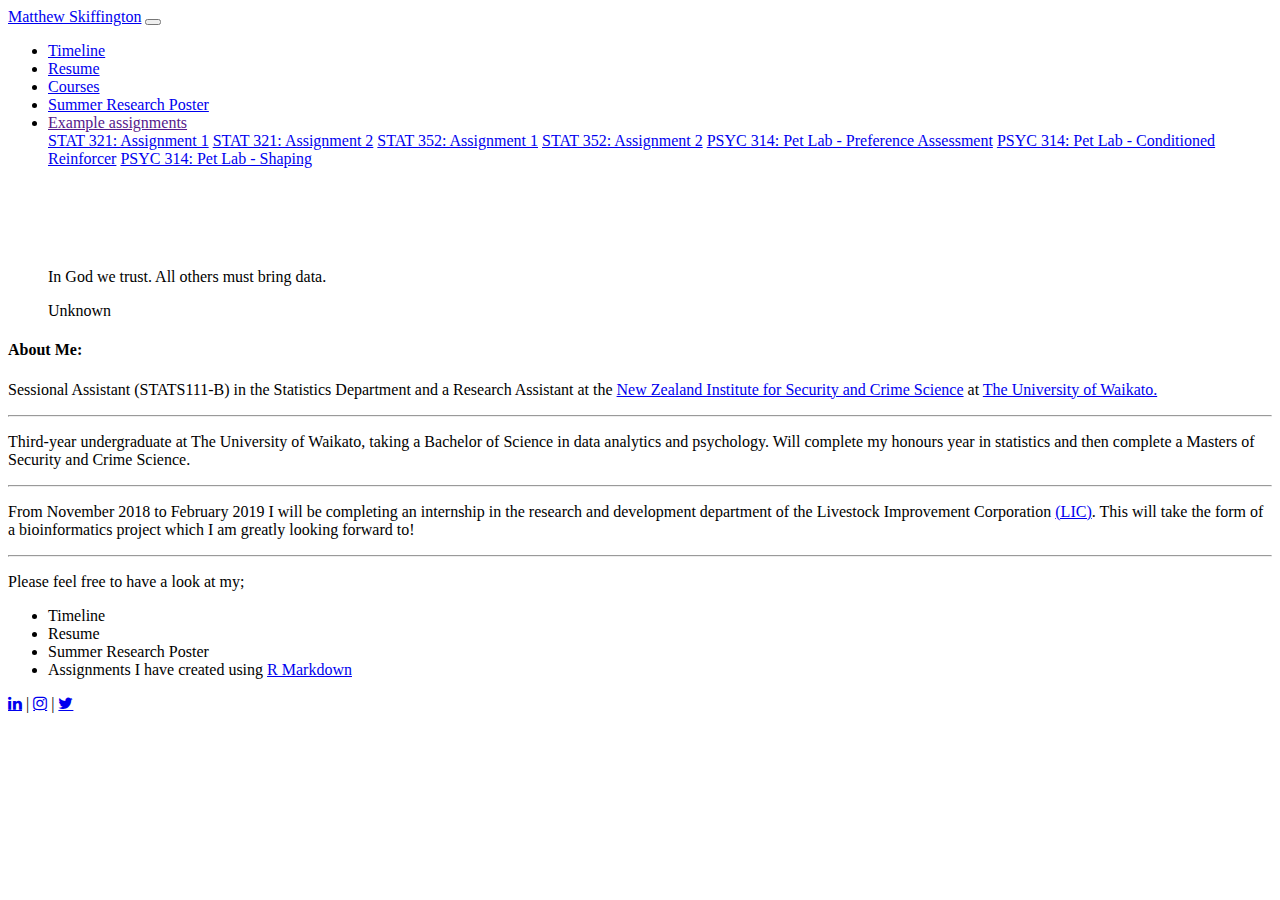
<file: website_working_directory/index.html>
<!DOCTYPE html>
<html lang="en"  class="no-js">
  <head>
  
  <!-- Google Tag Manager -->
<script>(function(w,d,s,l,i){w[l]=w[l]||[];w[l].push({'gtm.start':
new Date().getTime(),event:'gtm.js'});var f=d.getElementsByTagName(s)[0],
j=d.createElement(s),dl=l!='dataLayer'?'&l='+l:'';j.async=true;j.src=
'https://www.googletagmanager.com/gtm.js?id='+i+dl;f.parentNode.insertBefore(j,f);
})(window,document,'script','dataLayer','GTM-5DV5L5F');</script>
<!-- End Google Tag Manager -->

  <meta charset="UTF-8">
  <meta http-equiv="X-UA-Compatible" content="IE=edge">
  <meta property="og:site_name" content="Matthew Skiffington"/>
  <meta property='og:title' content='Matthew Skiffington'/>
  <meta property='og:image' content='https://s3.ap-northeast-2.amazonaws.com/assignment2stat321/thumbnail.jpg'/>
  <meta property='og:description' content='Personal website for Matthew Skiffington'/>
  
  <link rel="stylesheet" href="https://cdnjs.cloudflare.com/ajax/libs/font-awesome/4.7.0/css/font-awesome.min.css">
  <link rel="stylesheet" href="https://stackpath.bootstrapcdn.com/bootstrap/4.1.3/css/bootstrap.min.css" integrity="sha384-MCw98/SFnGE8fJT3GXwEOngsV7Zt27NXFoaoApmYm81iuXoPkFOJwJ8ERdknLPMO" crossorigin="anonymous">
  <link href="http://matthewskiffington.com/sticky-footer.css" rel="stylesheet">
  
  <meta name="viewport" content="width=device-width, initial-scale=1.0">
  <meta name="description" content="Matthew Skiffington portfolio">
  <meta name="keywords" content="Data Analysis,Statistics,Waikato,University">
  <meta name="author" content="Matthew Skiffington">
  <meta name="viewport" content="width=device-width, initial-scale=1">
  
  
    <title>Matthew Skiffington</title>
    
	
	    <!-- HTML5 shim and Respond.js for IE8 support of HTML5 elements and media queries -->
    <!-- WARNING: Respond.js doesn't work if you view the page via file:// -->
    <!--[if lt IE 9]>
      <script src="https://oss.maxcdn.com/html5shiv/3.7.3/html5shiv.min.js"></script>
      <script src="https://oss.maxcdn.com/respond/1.4.2/respond.min.js"></script>
    <![endif]-->
  </head>
      <nav class="navbar navbar-expand-md navbar-dark bg-dark fixed-top">
      <a class="navbar-brand" href="http:\\www.matthewskiffington.com">Matthew Skiffington</a>
      <button class="navbar-toggler" type="button" data-toggle="collapse" data-target="#navbarsExampleDefault" aria-controls="navbarsExampleDefault" aria-expanded="false" aria-label="Toggle navigation">
        <span class="navbar-toggler-icon"></span>
      </button>
      
	  <div class="collapse navbar-collapse" id="navbarsExampleDefault">
        <ul class="navbar-nav mr-auto">
          <li class="nav-item active">
            <a class="nav-link" href="timeline.html">Timeline</a>
          </li>
          <li class="nav-item">
            <a class="nav-link" href="http://matthewskiffington.com/Matthew_Skiffington_Resume.pdf">Resume</a>
          </li>
          <li class="nav-item">
            <a class="nav-link" href="http://matthewskiffington.com/My_Courses.pdf">Courses</a>
          </li>
          <li class="nav-item">
            <a class="nav-link" href="http://matthewskiffington.com/Summer_Project_Poster.pdf">Summer Research Poster</a>
          </li>
          <li class="nav-item dropdown">
            <a class="nav-link dropdown-toggle" href="" id="dropdown01" data-toggle="dropdown" aria-haspopup="true" aria-expanded="false">Example assignments</a>
            <div class="dropdown-menu" aria-labelledby="dropdown01">
              <a class="dropdown-item" href="http://matthewskiffington.com/Assignment1_STAT321.html">STAT 321: Assignment 1</a>
              <a class="dropdown-item" href="http://matthewskiffington.com/Assignment2_STAT321_redirect.html">STAT 321: Assignment 2</a>
              <a class="dropdown-item" href="http://matthewskiffington.com/Assignment_1_STAT352.html">STAT 352: Assignment 1</a>
              <a class="dropdown-item" href="http://matthewskiffington.com/Assignment_2_STAT352.html">STAT 352: Assignment 2</a>
              <a class="dropdown-item" href="http://matthewskiffington.com/stage_2.html">PSYC 314: Pet Lab - Preference Assessment</a>
              <a class="dropdown-item" href="http://matthewskiffington.com/Conditioned_Reinforcer.html">PSYC 314: Pet Lab - Conditioned Reinforcer</a>
              <a class="dropdown-item" href="http://matthewskiffington.com/Shaping_redirect.html">PSYC 314: Pet Lab - Shaping</a>
            </div>
          </li>
        </ul>
      </div>
    </nav>
    

  <body bgcolor=white>
  <!-- Google Tag Manager (noscript) -->
<noscript><iframe src="https://www.googletagmanager.com/ns.html?id=GTM-5DV5L5F" height="0" width="0" style="display:none;visibility:hidden"></iframe></noscript>
<!-- End Google Tag Manager (noscript) -->
  <!--<div class="container">
		<div class="row" style="margin: 100px 0 10px 0;">
                
                </div>
		<div class="row">
			<h3>Portfolio</h3>
		</div>
		<div class="row">
			<p class = "lead">This is my personal homepage, for hosting assignments and projects I have completed.</p>
		</div>-->
 
	
<div class="container">

<div class="row" style="margin: 100px 0 10px 0;">        
<!-- empty space for top of page! -->               
</div>
<div class="row">
<blockquote class="blockquote">
  <p class="mb-0">In God we trust. All others must bring data.</p>
   <footer class="blockquote-footer">Unknown</footer>
</blockquote>
  </div>
  <div class="row">
  <h4>About Me:</h4>
  </div>
    <div class="row">
	<p>
</p>
  </div>
  <div class="row">
	<p>Sessional Assistant (STATS111-B) in the Statistics Department and a Research Assistant at the <a href="https://www.waikato.ac.nz/security-crime-science/">New Zealand Institute for Security and Crime Science</a> at <a href="https://www.waikato.ac.nz/">The University of Waikato.</a>
</p>
  </div>
  <hr>
  <div class="row">
	<p>Third-year undergraduate at The University of Waikato, taking a Bachelor of Science in data analytics and psychology. Will complete my honours year in statistics and then complete a Masters of Security and Crime Science.</p>
  </div>
  <hr>
  <div class="row">
	<p>From November 2018 to February 2019 I will be completing an internship in the research and development department of the Livestock Improvement Corporation <a href="https://www.lic.co.nz">(LIC)</a>. This will take the form of a bioinformatics project which I am greatly looking forward to!</p>
  </div>
  <hr>
  <div class="row">
	<p>Please feel free to have a look at my;</p>
  </div>
  <div class="row">
	<ul>
  <li>Timeline</li>
  <li>Resume</li>
  <li>Summer Research Poster</li>
  <li>Assignments I have created using <a href="https://rmarkdown.rstudio.com/">R Markdown</a></li>
</ul>
 </div>
</div>

<footer class="footer">
      <div class="container">
		<a href="https://www.linkedin.com/in/matthew-skiffington/" class="fa fa-linkedin"></a>
		<span class="text-muted"> | </span>
		<a href="https://www.instagram.com/mattskiff_/" class="fa fa-instagram"></a>
		<span class="text-muted"> | </span>
		<a href="https://twitter.com/MattSkiff_" class="fa fa-twitter"></a>
      </div>
</footer>
	
<!-- Optional JavaScript -->
<!-- jQuery first, then Popper.js, then Bootstrap JS -->
<script src="https://ajax.googleapis.com/ajax/libs/jquery/1.12.4/jquery.min.js"></script>
<script src="https://code.jquery.com/jquery-3.3.1.slim.min.js" integrity="sha384-q8i/X+965DzO0rT7abK41JStQIAqVgRVzpbzo5smXKp4YfRvH+8abtTE1Pi6jizo" crossorigin="anonymous"></script>
<script src="https://cdnjs.cloudflare.com/ajax/libs/popper.js/1.14.3/umd/popper.min.js" integrity="sha384-ZMP7rVo3mIykV+2+9J3UJ46jBk0WLaUAdn689aCwoqbBJiSnjAK/l8WvCWPIPm49" crossorigin="anonymous"></script>
<script src="https://stackpath.bootstrapcdn.com/bootstrap/4.1.3/js/bootstrap.min.js" integrity="sha384-ChfqqxuZUCnJSK3+MXmPNIyE6ZbWh2IMqE241rYiqJxyMiZ6OW/JmZQ5stwEULTy" crossorigin="anonymous"></script>

 <!-- Global site tag (gtag.js) - Google Analytics -->
<script async src="https://www.googletagmanager.com/gtag/js?id=UA-124576327-1"></script>
<script>
  window.dataLayer = window.dataLayer || [];
  function gtag(){dataLayer.push(arguments);}
  gtag('js', new Date());

  gtag('config', 'UA-124576327-1');
</script>



  </body>
</html>
</file>
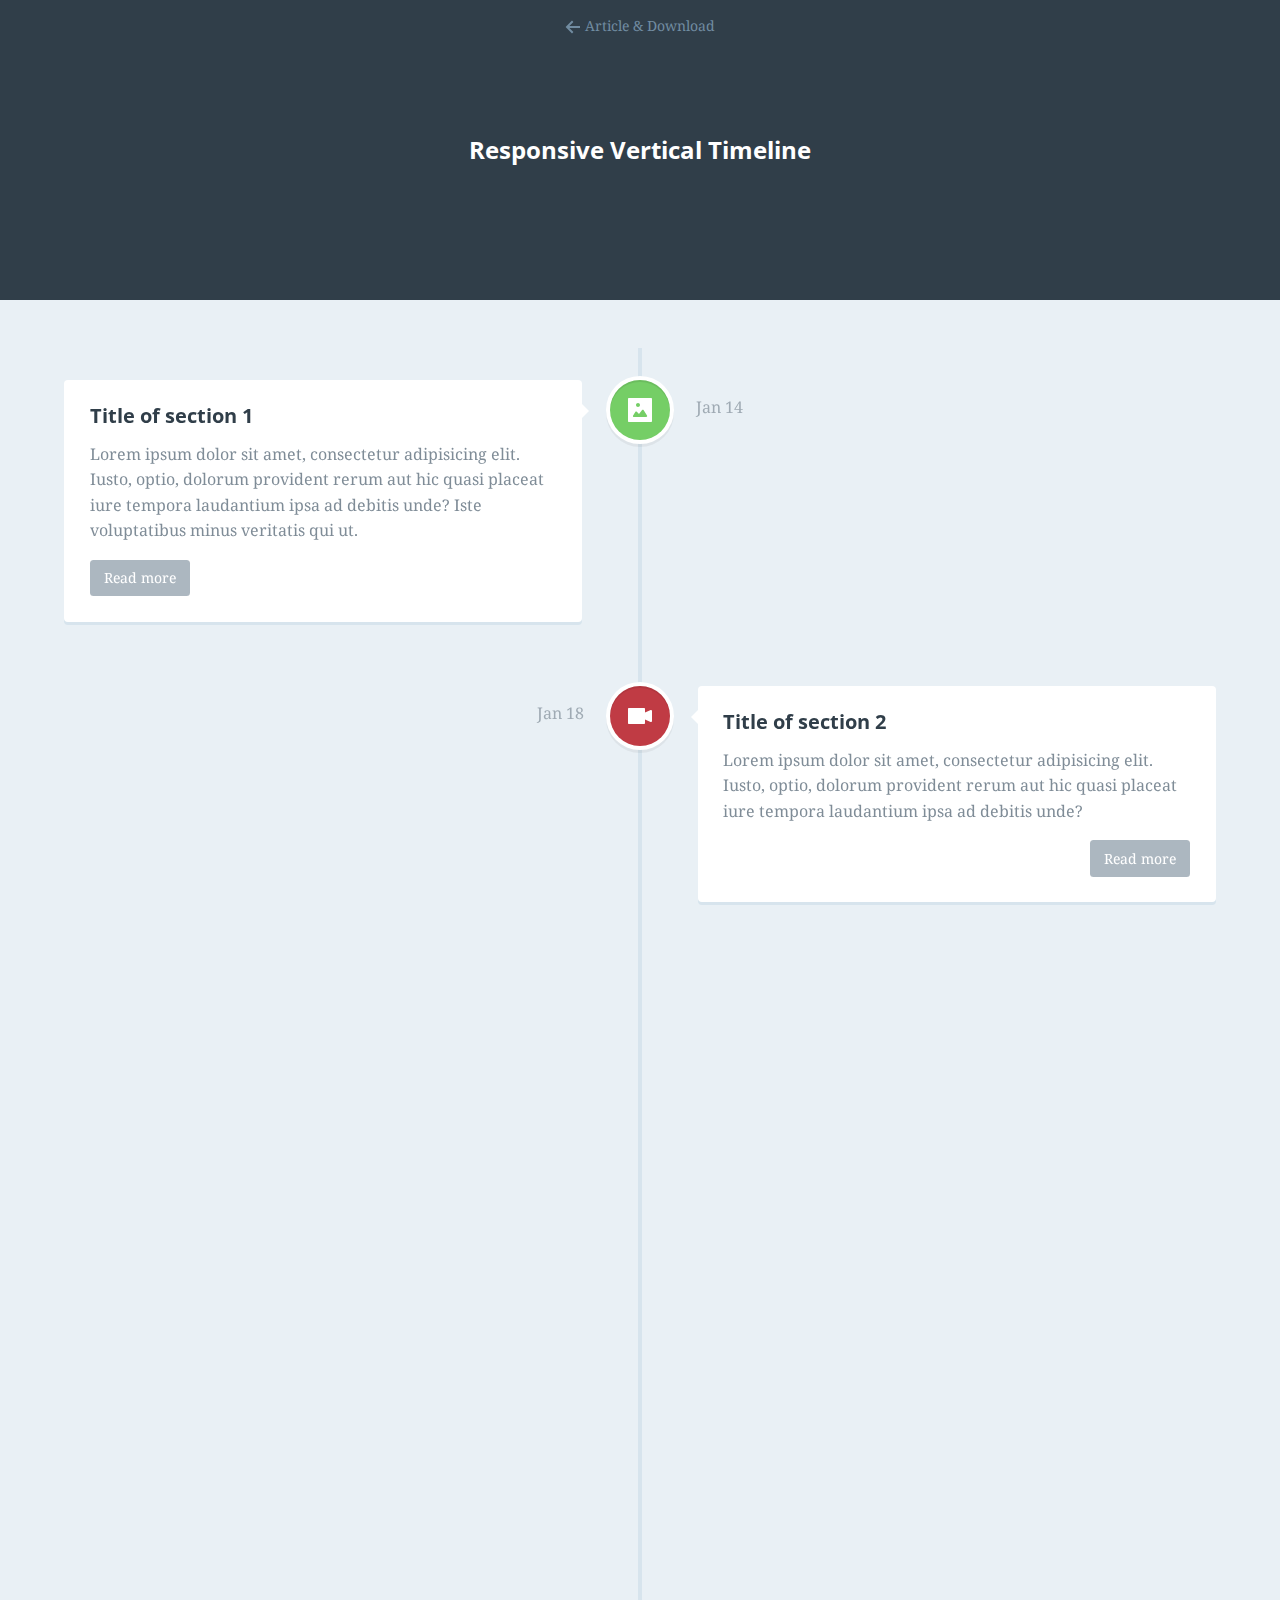
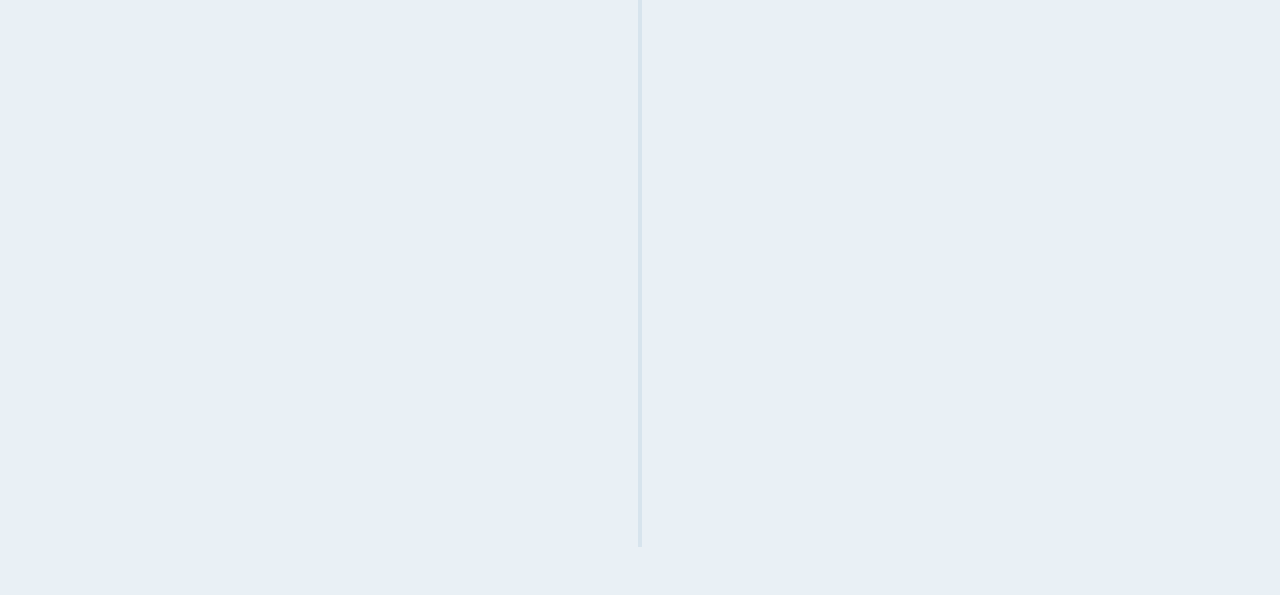
<file: website_working_directory/vertical-timeline-master/index.html>
<!doctype html>
<html lang="en" class="no-js">
<head>
	<meta charset="UTF-8">
	<meta name="viewport" content="width=device-width, initial-scale=1">

	<link href='https://fonts.googleapis.com/css?family=Droid+Serif|Open+Sans:400,700' rel='stylesheet' type='text/css'>

	<link rel="stylesheet" href="css/reset.css"> <!-- CSS reset -->
	<link rel="stylesheet" href="css/style.css"> <!-- Resource style -->
	<link rel="stylesheet" href="css/demo.css"> <!-- Demo style -->
  	
	<title>Responsive Vertical Timeline</title>
</head>
<body>
	<header>
		<div class="cd-nugget-info">
			<a href="https://codyhouse.co/gem/vertical-timeline/">
				<span>
					<svg version="1.1" xmlns="http://www.w3.org/2000/svg" xmlns:xlink="http://www.w3.org/1999/xlink" x="0px" y="0px" width="16px" height="16px" viewBox="0 0 16 16" style="enable-background:new 0 0 16 16;" xml:space="preserve">
						<style type="text/css">
							.cd-nugget-info-arrow{fill:#383838;}
						</style>
						<polygon class="cd-nugget-info-arrow" points="15,7 4.4,7 8.4,3 7,1.6 0.6,8 0.6,8 0.6,8 7,14.4 8.4,13 4.4,9 15,9 "/>
					</svg>
				</span>
				Article &amp; Download
			</a>
		</div> <!-- cd-nugget-info -->
		<h1>Responsive Vertical Timeline</h1>
	</header>

	<section class="cd-timeline js-cd-timeline">
		<div class="cd-timeline__container">
			<div class="cd-timeline__block js-cd-block">
				<div class="cd-timeline__img cd-timeline__img--picture js-cd-img">
					<img src="img/cd-icon-picture.svg" alt="Picture">
				</div> <!-- cd-timeline__img -->

				<div class="cd-timeline__content js-cd-content">
					<h2>Title of section 1</h2>
					<p>Lorem ipsum dolor sit amet, consectetur adipisicing elit. Iusto, optio, dolorum provident rerum aut hic quasi placeat iure tempora laudantium ipsa ad debitis unde? Iste voluptatibus minus veritatis qui ut.</p>
					<a href="#0" class="cd-timeline__read-more">Read more</a>
					<span class="cd-timeline__date">Jan 14</span>
				</div> <!-- cd-timeline__content -->
			</div> <!-- cd-timeline__block -->

			<div class="cd-timeline__block js-cd-block">
				<div class="cd-timeline__img cd-timeline__img--movie js-cd-img">
					<img src="img/cd-icon-movie.svg" alt="Movie">
				</div> <!-- cd-timeline__img -->

				<div class="cd-timeline__content js-cd-content">
					<h2>Title of section 2</h2>
					<p>Lorem ipsum dolor sit amet, consectetur adipisicing elit. Iusto, optio, dolorum provident rerum aut hic quasi placeat iure tempora laudantium ipsa ad debitis unde?</p>
					<a href="#0" class="cd-timeline__read-more">Read more</a>
					<span class="cd-timeline__date">Jan 18</span>
				</div> <!-- cd-timeline__content -->
			</div> <!-- cd-timeline__block -->

			<div class="cd-timeline__block js-cd-block">
				<div class="cd-timeline__img cd-timeline__img--picture js-cd-img">
					<img src="img/cd-icon-picture.svg" alt="Picture">
				</div> <!-- cd-timeline__img -->

				<div class="cd-timeline__content js-cd-content">
					<h2>Title of section 3</h2>
					<p>Lorem ipsum dolor sit amet, consectetur adipisicing elit. Excepturi, obcaecati, quisquam id molestias eaque asperiores voluptatibus cupiditate error assumenda delectus odit similique earum voluptatem doloremque dolorem ipsam quae rerum quis. Odit, itaque, deserunt corporis vero ipsum nisi eius odio natus ullam provident pariatur temporibus quia eos repellat consequuntur perferendis enim amet quae quasi repudiandae sed quod veniam dolore possimus rem voluptatum eveniet eligendi quis fugiat aliquam sunt similique aut adipisci.</p>
					<a href="#0" class="cd-timeline__read-more">Read more</a>
					<span class="cd-timeline__date">Jan 24</span>
				</div> <!-- cd-timeline__content -->
			</div> <!-- cd-timeline__block -->

			<div class="cd-timeline__block js-cd-block">
				<div class="cd-timeline__img cd-timeline__img--location js-cd-img">
					<img src="img/cd-icon-location.svg" alt="Location">
				</div> <!-- cd-timeline__img -->

				<div class="cd-timeline__content js-cd-content">
					<h2>Title of section 4</h2>
					<p>Lorem ipsum dolor sit amet, consectetur adipisicing elit. Iusto, optio, dolorum provident rerum aut hic quasi placeat iure tempora laudantium ipsa ad debitis unde? Iste voluptatibus minus veritatis qui ut.</p>
					<a href="#0" class="cd-timeline__read-more">Read more</a>
					<span class="cd-timeline__date">Feb 14</span>
				</div> <!-- cd-timeline__content -->
			</div> <!-- cd-timeline__block -->

			<div class="cd-timeline__block js-cd-block">
				<div class="cd-timeline__img cd-timeline__img--location js-cd-img">
					<img src="img/cd-icon-location.svg" alt="Location">
				</div> <!-- cd-timeline__img -->

				<div class="cd-timeline__content js-cd-content">
					<h2>Title of section 5</h2>
					<p>Lorem ipsum dolor sit amet, consectetur adipisicing elit. Iusto, optio, dolorum provident rerum.</p>
					<a href="#0" class="cd-timeline__read-more">Read more</a>
					<span class="cd-timeline__date">Feb 18</span>
				</div> <!-- cd-timeline__content -->
			</div> <!-- cd-timeline__block -->

			<div class="cd-timeline__block js-cd-block">
				<div class="cd-timeline__img cd-timeline__img--movie js-cd-img">
					<img src="img/cd-icon-movie.svg" alt="Movie">
				</div> <!-- cd-timeline__img -->

				<div class="cd-timeline__content js-cd-content">
					<h2>Final Section</h2>
					<p>This is the content of the last section</p>
					<span class="cd-timeline__date">Feb 26</span>
				</div> <!-- cd-timeline__content -->
			</div> <!-- cd-timeline__block -->
		</div>
	</section> <!-- cd-timeline -->
	
<script src="js/main.js"></script> <!-- Resource JavaScript -->
</body>
</html>
</file>
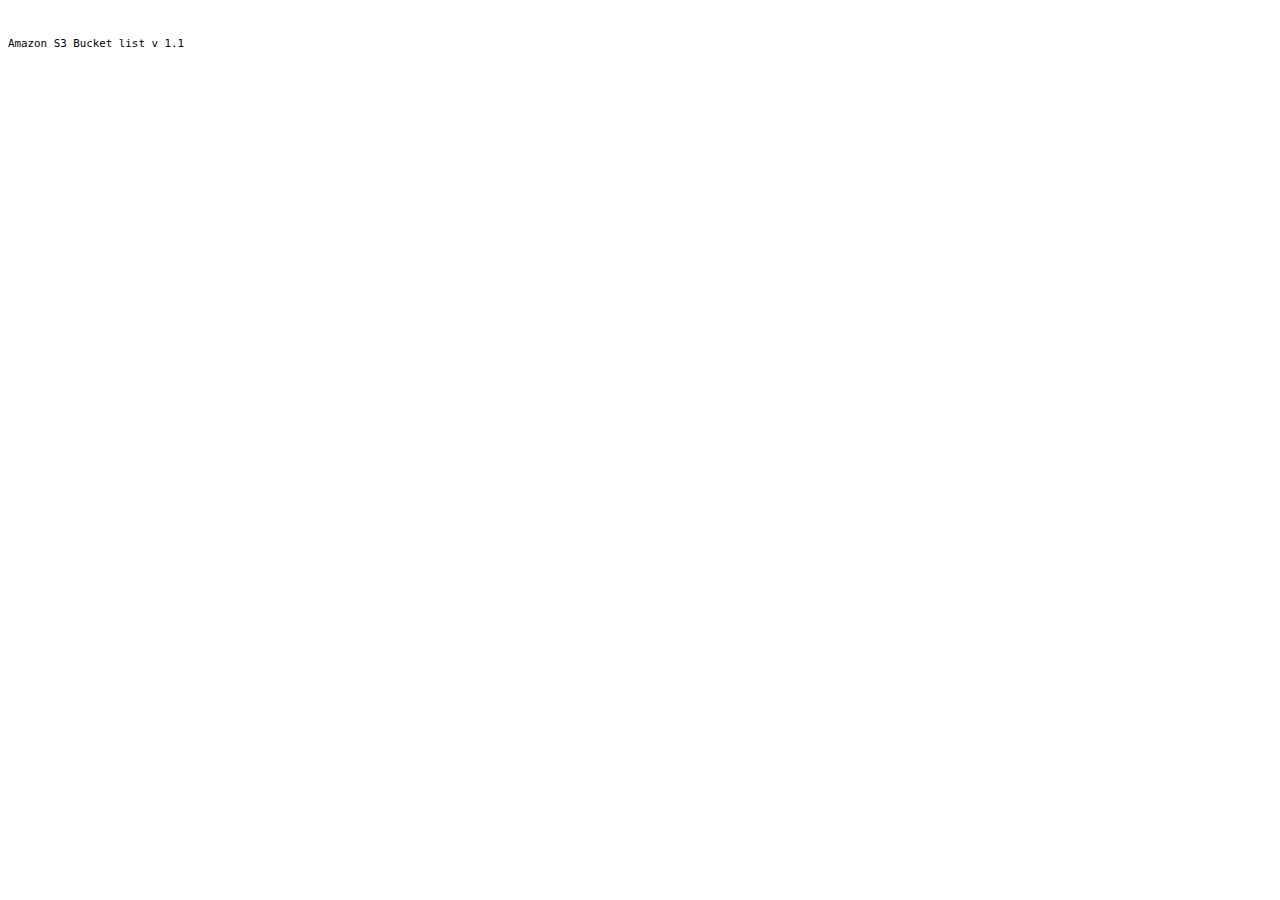
<file: website_working_directory/list.html>
<html>
	<head>
<!-- 

Amazon S3 Bucket listing.


Copyright (C) 2008 Francesco Pasqualini 

    This program is free software: you can redistribute it and/or modify
    it under the terms of the GNU General Public License as published by
    the Free Software Foundation, either version 3 of the License, or
    (at your option) any later version.

    This program is distributed in the hope that it will be useful,
    but WITHOUT ANY WARRANTY; without even the implied warranty of
    MERCHANTABILITY or FITNESS FOR A PARTICULAR PURPOSE.  See the
    GNU General Public License for more details.

    You should have received a copy of the GNU General Public License
    along with this program.  If not, see <http://www.gnu.org/licenses/>.

-->

		<title>Bucket listing</title>
<SCRIPT>

//document.write(window.location.search);

function getSpace(s,l){
var ret = "";
while(s.length+ret.length<l){
  ret = ret + " ";
}
return ret;
}


location.querystring = (function() {
	// The return is a collection of key/value pairs
	var result = {};

	// Gets the query string with a preceeding '?'
	var querystring = location.search;

	// document.location.search is empty if a query string is absent
	if (!querystring)
		return result;

	// substring(1) to remove the '?'
	var pairs = querystring.substring(1).split("&");
	var splitPair;

	// Load the key/values of the return collection
	for (var i = 0; i < pairs.length; i++) {
		splitPair = pairs[i].split("=");
		result[splitPair[0]] = splitPair[1];
	}

	return result;
})();

function createRequestObject(){
	var request_o; //declare the variable to hold the object.
	var browser = navigator.appName; //find the browser name
	if(browser == "Microsoft Internet Explorer"){
		/* Create the object using MSIE's method */
		request_o = new ActiveXObject("Microsoft.XMLHTTP");
	}else{
		/* Create the object using other browser's method */
		request_o = new XMLHttpRequest();
	}
	return request_o; //return the object
}

/* You can get more specific with version information by using 
	parseInt(navigator.appVersion)
	Which will extract an integer value containing the version 
	of the browser being used.
*/
/* The variable http will hold our new XMLHttpRequest object. */
var http = createRequestObject(); 
function getList(){
	http.open('get', location.protocol+'//'+location.hostname);
	http.onreadystatechange = handleList; 
	http.send(null);
}

function handleList(){
	/* Make sure that the transaction has finished. The XMLHttpRequest object 
		has a property called readyState with several states:
		0: Uninitialized
		1: Loading
		2: Loaded
		3: Interactive
		4: Finished */
	if(http.readyState == 4){ //Finished loading the response
		/* We have got the response from the server-side script,
			let's see just what it was. using the responseText property of 
			the XMLHttpRequest object. */
		var response = http.responseXML;

filex = response.getElementsByTagName('Contents');


res = '';
fileList = new Array();
for(i=0; i<filex.length; i++){ 
        fileData =new Array();
        fileList[i] = fileData;
	size = filex[i].getElementsByTagName('Size')[0].firstChild.data;
	name = filex[i].getElementsByTagName('Key')[0].firstChild.data;
	lastmod = filex[i].getElementsByTagName('LastModified')[0].firstChild.data;
        link = "<A HREF=\""+name+"\">"+name+"</A>";
        fileData[0] = name;
        fileData[1] = size;
        fileData[2] = lastmod;
        fileData[3] = link;
}
fileList.sort(getSort());
//document.write(getSort());
for(i=0; i<fileList.length; i++){ //length is the same as count($array)
        fileData = fileList[i];
        name = fileData[0];
        size = fileData[1];
        lastmod = fileData[2];
        link = fileData[3];
        res = res +  getSpace(size,15) +size + " B ";
        res = res + " "+ getSpace(lastmod,20)+ lastmod + " ";
        res = res + " "+ link+ getSpace(name,50) + " ";
        res = res + "<BR>";
}


		document.getElementById('bucket_list').innerHTML = "<PRE>"+getLink()+"<BR>"+res+"</PRE>"  ;
	}
}


function getQueryVariable(variable) {
var query = window.location.search.substring(1);
var vars = query.split("&");
for (var i=0;i<vars.length;i++) {
var pair = vars[i].split("=");
if (pair[0] == variable) {
return pair[1];
}
} 
return null;
}


function sortSize(a,b) { 
   if(parseInt(a[1]) > parseInt(b[1])) return 1;
   if(parseInt(a[1]) < parseInt(b[1])) return -1;
   return 0;
 }
function sortSizeDesc(a,b) { return (-sortSize(a,b)); }
function sortLastmod(a,b) {
   if(a[2] > b[2]) return 1;
   if(a[2] < b[2]) return -1;
   return 0;
}
function sortLastmodDesc(a,b) { return (-sortLastmod(a,b)); }

function sortName(a,b) { 
   if(a[0] > b[0]) return 1;
   if(a[0] < b[0]) return -1;
   return 0;
}
function sortNameDesc(a,b) { return -sortName(a,b); }
//document.write('http://'+location.hostname);

function getSort(){
  var s = getQueryVariable("sort");
  var d = getQueryVariable("sortdir");
  if(s=='size'){ return d == 'desc' ? sortSizeDesc : sortSize};
  if(s=='name'){ return d == 'desc' ? sortNameDesc : sortName};
  if(s=='lastmod'){ return d == 'desc' ? sortLastmodDesc : sortLastmod};
  return sortName;
}


function getLink(){
  return "             "+getLinkSize() + "  " + getLinkLastmod() + "              " + getLinkName() + "   " ;
}

function getNextSortDir(sortCol){
  if (sortCol == getQueryVariable("sort")) 
      return getQueryVariable("sortdir") == 'desc' ? 'asc' : 'desc';
  return 'asc'
}

function getLinkSize(){
  return "<A HREF=\"?sort=size&sortdir=" +getNextSortDir('size') +"\">Size</A>";
}
function getLinkName(){
  return "<A HREF=\"?sort=name&sortdir=" +getNextSortDir('name') +"\">Name</A>";
}
function getLinkLastmod(){
  return "<A HREF=\"?sort=lastmod&sortdir=" +getNextSortDir('lastmod') +"\">Lastmodified</A>";
}


</SCRIPT>
	</head>
	<body onLoad="getList();">
		<div id="bucket_list">
			<!--This is where we'll be displaying the products once they're loaded-->
		</div>
<BR>
<SMALL>
<PRE>
Amazon S3 Bucket list v 1.1
</PRE>
</SMALL>



	</body>
</html>
</file>
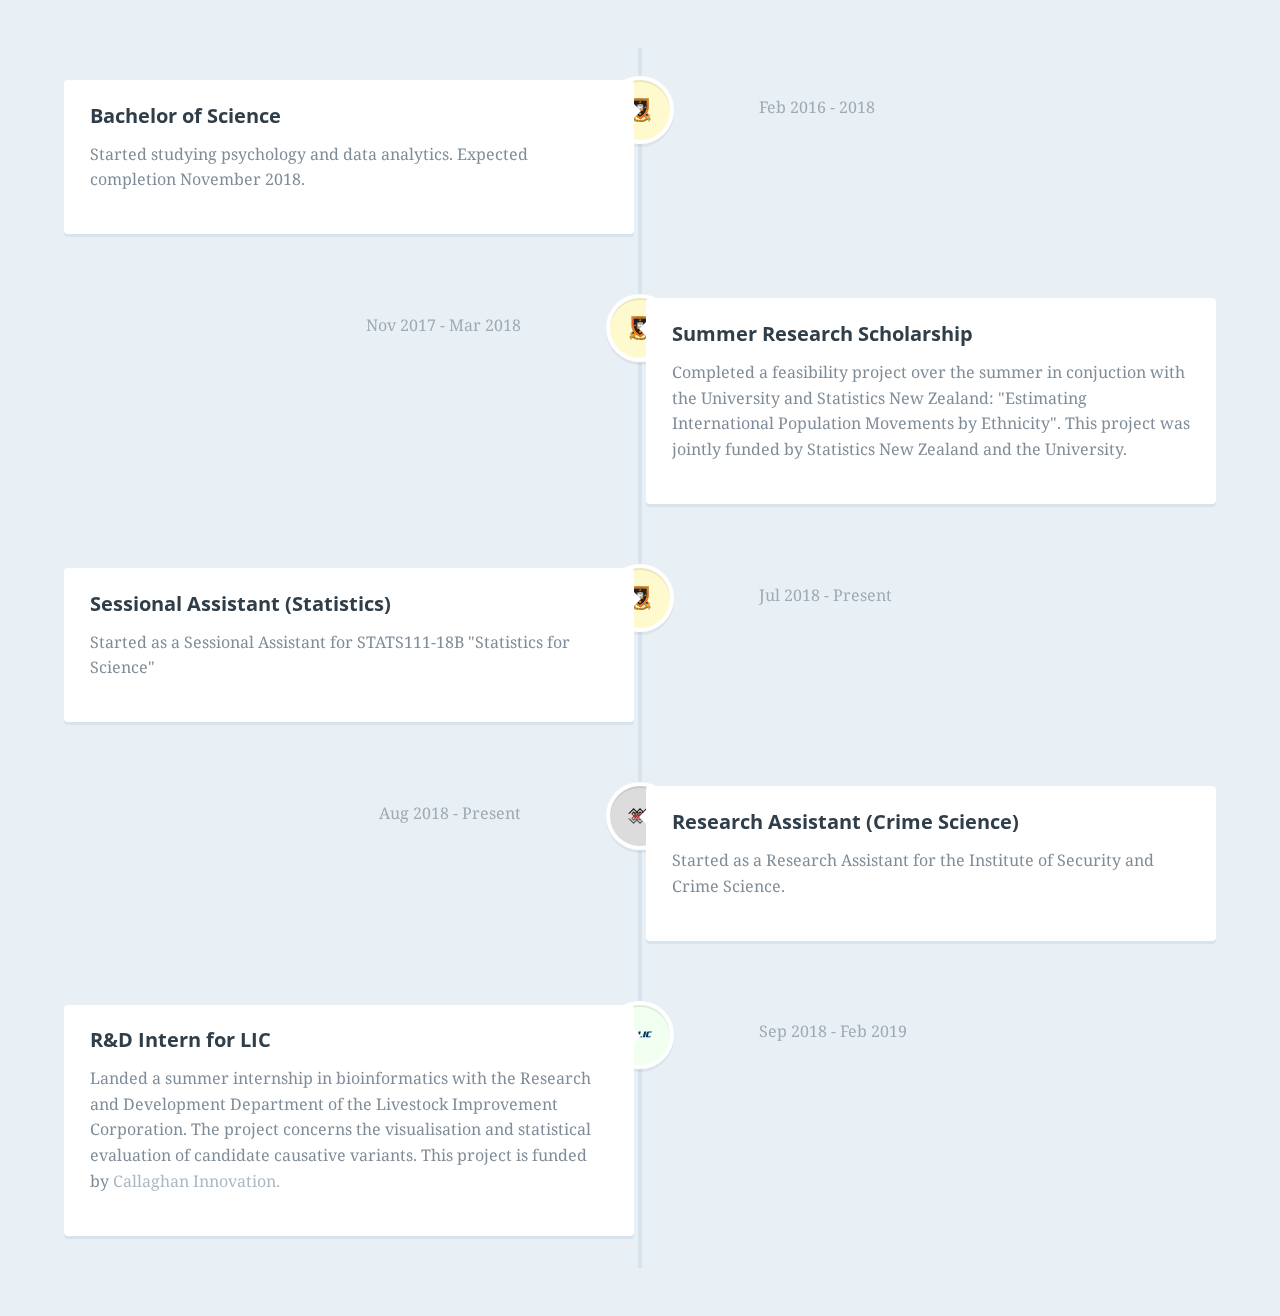
<file: website_working_directory/timeline_body.html>
<!DOCTYPE html>
<html lang="en">
  <head>
  <!-- Google Tag Manager -->
<script>(function(w,d,s,l,i){w[l]=w[l]||[];w[l].push({'gtm.start':
new Date().getTime(),event:'gtm.js'});var f=d.getElementsByTagName(s)[0],
j=d.createElement(s),dl=l!='dataLayer'?'&l='+l:'';j.async=true;j.src=
'https://www.googletagmanager.com/gtm.js?id='+i+dl;f.parentNode.insertBefore(j,f);
})(window,document,'script','dataLayer','GTM-5DV5L5F');</script>
<!-- End Google Tag Manager -->
  <meta charset="UTF-8">
  <meta http-equiv="X-UA-Compatible" content="IE=edge">
  <meta property="og:site_name" content="Matthew Skiffington"/>
  <meta property='og:title' content='Matthew Skiffington'/>
  <meta property='og:image' content='https://s3.ap-northeast-2.amazonaws.com/assignment2stat321/thumbnail.jpg'/>
  <meta property='og:description' content='Personal website for Matthew Skiffington'/>
  
  <link rel="stylesheet" href="css/reset.css"> <!-- CSS reset -->
  <link rel="stylesheet" href="css/style.css"> <!-- Resource style -->
  <link rel="stylesheet" href="css/demo.css"> <!-- Demo style -->
  <link rel="stylesheet" href="https://cdnjs.cloudflare.com/ajax/libs/font-awesome/4.7.0/css/font-awesome.min.css">
  <link rel="stylesheet" href="https://stackpath.bootstrapcdn.com/bootstrap/4.1.3/css/bootstrap.min.css" integrity="sha384-MCw98/SFnGE8fJT3GXwEOngsV7Zt27NXFoaoApmYm81iuXoPkFOJwJ8ERdknLPMO" crossorigin="anonymous">
  <link href="http://matthewskiffington.com/sticky-footer.css" rel="stylesheet">
  <link href='https://fonts.googleapis.com/css?family=Droid+Serif|Open+Sans:400,700' rel='stylesheet' type='text/css'>
 
  
  <meta name="viewport" content="width=device-width, initial-scale=1.0">
  <meta name="Portfolio" content="Matthew Skiffington portfolio">
  <meta name="keywords" content="Data Analysis,Statistics,Waikato,University">
  <meta name="author" content="Matthew Skiffington">
    <title>Matthew Skiffington</title>
	
	    <!-- HTML5 shim and Respond.js for IE8 support of HTML5 elements and media queries -->
    <!-- WARNING: Respond.js doesn't work if you view the page via file:// -->
    <!--[if lt IE 9]>
      <script src="https://oss.maxcdn.com/html5shiv/3.7.3/html5shiv.min.js"></script>
      <script src="https://oss.maxcdn.com/respond/1.4.2/respond.min.js"></script>
    <![endif]-->
  </head>
<body>

<section class="cd-timeline js-cd-timeline">
		<div class="cd-timeline__container">
			<div class="cd-timeline__block js-cd-block">
				<div class="cd-timeline__img cd-timeline__img--location js-cd-img">
					<img src="img/cd-icon-uni.svg" alt="Picture">
				</div> <!-- cd-timeline__img -->

				<div class="cd-timeline__content js-cd-content">
					<h2>Bachelor of Science</h2>
					<p>Started studying psychology and data analytics. Expected completion November 2018.</p>
					<span class="cd-timeline__date">Feb 2016 - 2018</span>
				</div> <!-- cd-timeline__content -->
			</div> <!-- cd-timeline__block -->

			<div class="cd-timeline__block js-cd-block">
				<div class="cd-timeline__img cd-timeline__img--location js-cd-img">
					<img src="img/cd-icon-uni.svg" alt="">
				</div> <!-- cd-timeline__img -->

				<div class="cd-timeline__content js-cd-content">
					<h2>Summer Research Scholarship</h2>
					<p>Completed a feasibility project over the summer in conjuction with the University and Statistics New Zealand: "Estimating International Population Movements by Ethnicity". This project was jointly funded by Statistics New Zealand and the University.</p>
					<span class="cd-timeline__date">Nov 2017 - Mar 2018</span>
				</div> <!-- cd-timeline__content -->
			</div> <!-- cd-timeline__block -->

			<div class="cd-timeline__block js-cd-block">
				<div class="cd-timeline__img cd-timeline__img--location js-cd-img">
					<img src="img/cd-icon-uni.svg" alt="">
				</div> <!-- cd-timeline__img -->

				<div class="cd-timeline__content js-cd-content">
					<h2>Sessional Assistant (Statistics)</h2>
					<p>Started as a Sessional Assistant for STATS111-18B "Statistics for Science"</p>
<!--					<a href="#0" class="cd-timeline__read-more">Read more</a> -->
					<span class="cd-timeline__date">Jul 2018 - Present</span>
				</div> <!-- cd-timeline__content -->
			</div> <!-- cd-timeline__block -->

			<div class="cd-timeline__block js-cd-block">
				<div class="cd-timeline__img cd-timeline__img--movie js-cd-img">
					<img src="img/cd-icon-NZISCS.svg" alt="">
				</div> <!-- cd-timeline__img -->

				<div class="cd-timeline__content js-cd-content">
					<h2>Research Assistant (Crime Science)</h2>
					<p>Started as a Research Assistant for the Institute of Security and Crime Science.</p>
					<span class="cd-timeline__date">Aug 2018 - Present</span>
				</div> <!-- cd-timeline__content -->
			</div> <!-- cd-timeline__block -->

			<div class="cd-timeline__block js-cd-block">
				<div class="cd-timeline__img cd-timeline__img--picture js-cd-img">
					<img src="img/cd-icon-LIC.svg" alt="">
				</div> <!-- cd-timeline__img -->

				<div class="cd-timeline__content js-cd-content">
					<h2>R&D Intern for LIC</h2>
					<p>Landed a summer internship in bioinformatics with the Research and Development Department of the Livestock Improvement Corporation. The project concerns the visualisation and statistical evaluation of candidate causative variants. This project is funded by <a href="https://www.callaghaninnovation.govt.nz/">Callaghan Innovation.</a></p>
					<span class="cd-timeline__date">Sep 2018 - Feb 2019</span>
				</div> <!-- cd-timeline__content -->
			</div> <!-- cd-timeline__block -->

		</div>
	</section> <!-- cd-timeline -->
	
</body>
</file>
<file: website_working_directory/vertical-timeline-master/css/style.css>
/* -------------------------------- 

Primary style

-------------------------------- */
*, *::after, *::before {
  -webkit-box-sizing: border-box;
          box-sizing: border-box;
}

html {
  font-size: 62.5%;
}

body {
  font-size: 1.6rem;
  font-family: "Droid Serif", serif;
  color: #7f8c97;
  background-color: #e9f0f5;
}

a {
  color: #acb7c0;
  text-decoration: none;
}

img {
  max-width: 100%;
}

h1, h2 {
  font-family: "Open Sans", sans-serif;
  font-weight: bold;
}

/* -------------------------------- 

Patterns - reusable parts of our design

-------------------------------- */
@media only screen and (min-width: 1170px) {
  .cd-is-hidden {
    visibility: hidden;
  }
}

/* -------------------------------- 

Vertical Timeline - by CodyHouse.co

-------------------------------- */
header {
  height: 200px;
  line-height: 200px;
  text-align: center;
  background: #303e49;
}

header h1 {
  color: white;
  font-size: 1.8rem;
}

@media only screen and (min-width: 1170px) {
  header {
    height: 300px;
    line-height: 300px;
  }
  header h1 {
    font-size: 2.4rem;
  }
}

.cd-timeline {
  overflow: hidden;
  margin: 2em auto;
}

.cd-timeline__container {
  position: relative;
  width: 90%;
  max-width: 1170px;
  margin: 0 auto;
  padding: 2em 0;
}

.cd-timeline__container::before {
  /* this is the vertical line */
  content: '';
  position: absolute;
  top: 0;
  left: 18px;
  height: 100%;
  width: 4px;
  background: #d7e4ed;
}

@media only screen and (min-width: 1170px) {
  .cd-timeline {
    margin-top: 3em;
    margin-bottom: 3em;
  }
  .cd-timeline__container::before {
    left: 50%;
    margin-left: -2px;
  }
}

.cd-timeline__block {
  position: relative;
  margin: 2em 0;
}

.cd-timeline__block:after {
  /* clearfix */
  content: "";
  display: table;
  clear: both;
}

.cd-timeline__block:first-child {
  margin-top: 0;
}

.cd-timeline__block:last-child {
  margin-bottom: 0;
}

@media only screen and (min-width: 1170px) {
  .cd-timeline__block {
    margin: 4em 0;
  }
}

.cd-timeline__img {
  position: absolute;
  top: 0;
  left: 0;
  width: 40px;
  height: 40px;
  border-radius: 50%;
  -webkit-box-shadow: 0 0 0 4px white, inset 0 2px 0 rgba(0, 0, 0, 0.08), 0 3px 0 4px rgba(0, 0, 0, 0.05);
          box-shadow: 0 0 0 4px white, inset 0 2px 0 rgba(0, 0, 0, 0.08), 0 3px 0 4px rgba(0, 0, 0, 0.05);
}

.cd-timeline__img img {
  display: block;
  width: 24px;
  height: 24px;
  position: relative;
  left: 50%;
  top: 50%;
  margin-left: -12px;
  margin-top: -12px;
}

.cd-timeline__img.cd-timeline__img--picture {
  background: #75ce66;
}

.cd-timeline__img.cd-timeline__img--movie {
  background: #c03b44;
}

.cd-timeline__img.cd-timeline__img--location {
  background: #f0ca45;
}

@media only screen and (min-width: 1170px) {
  .cd-timeline__img {
    width: 60px;
    height: 60px;
    left: 50%;
    margin-left: -30px;
    /* Force Hardware Acceleration */
    -webkit-transform: translateZ(0);
            transform: translateZ(0);
  }
  .cd-timeline__img.cd-timeline__img--bounce-in {
    visibility: visible;
    -webkit-animation: cd-bounce-1 0.6s;
            animation: cd-bounce-1 0.6s;
  }
}

@-webkit-keyframes cd-bounce-1 {
  0% {
    opacity: 0;
    -webkit-transform: scale(0.5);
            transform: scale(0.5);
  }
  60% {
    opacity: 1;
    -webkit-transform: scale(1.2);
            transform: scale(1.2);
  }
  100% {
    -webkit-transform: scale(1);
            transform: scale(1);
  }
}

@keyframes cd-bounce-1 {
  0% {
    opacity: 0;
    -webkit-transform: scale(0.5);
            transform: scale(0.5);
  }
  60% {
    opacity: 1;
    -webkit-transform: scale(1.2);
            transform: scale(1.2);
  }
  100% {
    -webkit-transform: scale(1);
            transform: scale(1);
  }
}

.cd-timeline__content {
  position: relative;
  margin-left: 60px;
  background: white;
  border-radius: 0.25em;
  padding: 1em;
  -webkit-box-shadow: 0 3px 0 #d7e4ed;
          box-shadow: 0 3px 0 #d7e4ed;
}

.cd-timeline__content:after {
  /* clearfix */
  content: "";
  display: table;
  clear: both;
}

.cd-timeline__content::before {
  /* triangle next to content block */
  content: '';
  position: absolute;
  top: 16px;
  right: 100%;
  height: 0;
  width: 0;
  border: 7px solid transparent;
  border-right: 7px solid white;
}

.cd-timeline__content h2 {
  color: #303e49;
}

.cd-timeline__content p,
.cd-timeline__read-more,
.cd-timeline__date {
  font-size: 1.3rem;
}

.cd-timeline__content p {
  margin: 1em 0;
  line-height: 1.6;
}

.cd-timeline__read-more,
.cd-timeline__date {
  display: inline-block;
}

.cd-timeline__read-more {
  float: right;
  padding: .8em 1em;
  background: #acb7c0;
  color: white;
  border-radius: 0.25em;
}

.cd-timeline__read-more:hover {
  background-color: #bac4cb;
}

.cd-timeline__date {
  float: left;
  padding: .8em 0;
  opacity: .7;
}

@media only screen and (min-width: 768px) {
  .cd-timeline__content h2 {
    font-size: 2rem;
  }
  .cd-timeline__content p {
    font-size: 1.6rem;
  }
  .cd-timeline__read-more,
  .cd-timeline__date {
    font-size: 1.4rem;
  }
}

@media only screen and (min-width: 1170px) {
  .cd-timeline__content {
    margin-left: 0;
    padding: 1.6em;
    width: 45%;
    /* Force Hardware Acceleration */
    -webkit-transform: translateZ(0);
            transform: translateZ(0);
  }
  .cd-timeline__content::before {
    top: 24px;
    left: 100%;
    border-color: transparent;
    border-left-color: white;
  }
  .cd-timeline__read-more {
    float: left;
  }
  .cd-timeline__date {
    position: absolute;
    width: 100%;
    left: 122%;
    top: 6px;
    font-size: 1.6rem;
  }
  .cd-timeline__block:nth-child(even) .cd-timeline__content {
    float: right;
  }
  .cd-timeline__block:nth-child(even) .cd-timeline__content::before {
    top: 24px;
    left: auto;
    right: 100%;
    border-color: transparent;
    border-right-color: white;
  }
  .cd-timeline__block:nth-child(even) .cd-timeline__read-more {
    float: right;
  }
  .cd-timeline__block:nth-child(even) .cd-timeline__date {
    left: auto;
    right: 122%;
    text-align: right;
  }
  .cd-timeline__content.cd-timeline__content--bounce-in {
    visibility: visible;
    -webkit-animation: cd-bounce-2 0.6s;
            animation: cd-bounce-2 0.6s;
  }
}

@media only screen and (min-width: 1170px) {
  /* inverse bounce effect on even content blocks */
  .cd-timeline__block:nth-child(even) .cd-timeline__content.cd-timeline__content--bounce-in {
    -webkit-animation: cd-bounce-2-inverse 0.6s;
            animation: cd-bounce-2-inverse 0.6s;
  }
}

@-webkit-keyframes cd-bounce-2 {
  0% {
    opacity: 0;
    -webkit-transform: translateX(-100px);
            transform: translateX(-100px);
  }
  60% {
    opacity: 1;
    -webkit-transform: translateX(20px);
            transform: translateX(20px);
  }
  100% {
    -webkit-transform: translateX(0);
            transform: translateX(0);
  }
}

@keyframes cd-bounce-2 {
  0% {
    opacity: 0;
    -webkit-transform: translateX(-100px);
            transform: translateX(-100px);
  }
  60% {
    opacity: 1;
    -webkit-transform: translateX(20px);
            transform: translateX(20px);
  }
  100% {
    -webkit-transform: translateX(0);
            transform: translateX(0);
  }
}

@-webkit-keyframes cd-bounce-2-inverse {
  0% {
    opacity: 0;
    -webkit-transform: translateX(100px);
            transform: translateX(100px);
  }
  60% {
    opacity: 1;
    -webkit-transform: translateX(-20px);
            transform: translateX(-20px);
  }
  100% {
    -webkit-transform: translateX(0);
            transform: translateX(0);
  }
}

@keyframes cd-bounce-2-inverse {
  0% {
    opacity: 0;
    -webkit-transform: translateX(100px);
            transform: translateX(100px);
  }
  60% {
    opacity: 1;
    -webkit-transform: translateX(-20px);
            transform: translateX(-20px);
  }
  100% {
    -webkit-transform: translateX(0);
            transform: translateX(0);
  }
}
</file>
<file: website_working_directory/vertical-timeline-master/css/demo.css>
/* demo style */
.cd-nugget-info {
  text-align: center;
  position: absolute;
  width: 100%;
  height: 50px;
  line-height: 50px;
  top: 0;
  left: 0;
}
.cd-nugget-info a {
  position: relative;
  font-size: 14px;
  color: #718ca1;
  -webkit-transition: all 0.2s;
  -moz-transition: all 0.2s;
  transition: all 0.2s;
}
.cd-nugget-info a:hover {
  opacity: .8;
}
.cd-nugget-info span {
  vertical-align: middle;
  display: inline-block;
}
.cd-nugget-info span svg {
  display: block;
}
.cd-nugget-info .cd-nugget-info-arrow {
  fill: #718ca1;
}
</file>
<file: website_working_directory/css/style.css>
Primary style

*, *::after, *::before {
 -webkit-box-sizing: border-box;
          box-sizing: border-box;
		  border: 0px;
}

html {
  font-size: 62.5%;
}

body {
  font-size: 1.6rem;
  font-family: "Droid Serif", serif;
  color: #7f8c97;
  background-color: #e9f0f5;
}

a {
  color: #acb7c0;
  text-decoration: none;
}

img {
  max-width: 100%;
}

h1, h2 {
  font-family: "Open Sans", sans-serif;
  font-weight: bold;
}



/* -------------------------------- 

Patterns - reusable parts of our design

-------------------------------- */
@media only screen and (min-width: 1170px) {
  .cd-is-hidden {
    visibility: hidden;
  }
}

/* -------------------------------- 

Vertical Timeline - by CodyHouse.co

-------------------------------- */
header {
  height: 200px;
  line-height: 200px;
  text-align: center;
  background: #303e49;
}

header h1 {
  color: white;
  font-size: 1.8rem;
}

@media only screen and (min-width: 1170px) {
  header {
    height: 300px;
    line-height: 300px;
  }
  header h1 {
    font-size: 2.4rem;
  }
}

.cd-timeline {
  overflow: hidden;
  margin: 2em auto;
}

.cd-timeline__container {
  position: relative;
  width: 90%;
  max-width: 1170px;
  margin: 0 auto;
  padding: 2em 0;
}

.cd-timeline__container::before {
  /* this is the vertical line */
  content: '';
  position: absolute;
  top: 0;
  left: 18px;
  height: 100%;
  width: 4px;
  background: #d7e4ed;
}

@media only screen and (min-width: 1170px) {
  .cd-timeline {
    margin-top: 3em;
    margin-bottom: 3em;
  }
  .cd-timeline__container::before {
    left: 50%;
    margin-left: -2px;
  }
}

.cd-timeline__block {
  position: relative;
  margin: 2em 0;
}

.cd-timeline__block:after {
  /* clearfix */
  content: "";
  display: table;
  clear: both;
}

.cd-timeline__block:first-child {
  margin-top: 0;
}

.cd-timeline__block:last-child {
  margin-bottom: 0;
}

@media only screen and (min-width: 1170px) {
  .cd-timeline__block {
    margin: 4em 0;
  }
}

.cd-timeline__img {
  position: absolute;
  top: 0;
  left: 0;
  width: 40px;
  height: 40px;
  border-radius: 50%;
  -webkit-box-shadow: 0 0 0 4px white, inset 0 2px 0 rgba(0, 0, 0, 0.08), 0 3px 0 4px rgba(0, 0, 0, 0.05);
          box-shadow: 0 0 0 4px white, inset 0 2px 0 rgba(0, 0, 0, 0.08), 0 3px 0 4px rgba(0, 0, 0, 0.05);
}

.cd-timeline__img img {
  display: block;
  width: 24px;
  height: 24px;
  position: relative;
  left: 50%;
  top: 50%;
  margin-left: -12px;
  margin-top: -12px;
}

.cd-timeline__img.cd-timeline__img--picture {
  background: #F0FFF0 ;
}

.cd-timeline__img.cd-timeline__img--movie {
  background: #DCDCDC;
}

.cd-timeline__img.cd-timeline__img--location {
  background: #FFFACD;
}

@media only screen and (min-width: 1170px) {
  .cd-timeline__img {
    width: 60px;
    height: 60px;
    left: 50%;
    margin-left: -30px;
    /* Force Hardware Acceleration */
    -webkit-transform: translateZ(0);
            transform: translateZ(0);
  }
  .cd-timeline__img.cd-timeline__img--bounce-in {
    visibility: visible;
    -webkit-animation: cd-bounce-1 0.6s;
            animation: cd-bounce-1 0.6s;
  }
}

@-webkit-keyframes cd-bounce-1 {
  0% {
    opacity: 0;
    -webkit-transform: scale(0.5);
            transform: scale(0.5);
  }
  60% {
    opacity: 1;
    -webkit-transform: scale(1.2);
            transform: scale(1.2);
  }
  100% {
    -webkit-transform: scale(1);
            transform: scale(1);
  }
}

@keyframes cd-bounce-1 {
  0% {
    opacity: 0;
    -webkit-transform: scale(0.5);
            transform: scale(0.5);
  }
  60% {
    opacity: 1;
    -webkit-transform: scale(1.2);
            transform: scale(1.2);
  }
  100% {
    -webkit-transform: scale(1);
            transform: scale(1);
  }
}

.cd-timeline__content {
  position: relative;
  margin-left: 60px;
  background: white;
  border-radius: 0.25em;
  padding: 1em;
  -webkit-box-shadow: 0 3px 0 #d7e4ed;
          box-shadow: 0 3px 0 #d7e4ed;
}

.cd-timeline__content:after {
  /* clearfix */
  content: "";
  display: table;
  clear: both;
}

.cd-timeline__content::before {
  /* triangle next to content block */
  content: '';
  position: absolute;
  top: 16px;
  right: 100%;
  height: 0;
  width: 0;
  border: 7px solid transparent;
  border-right: 7px solid white;
}

.cd-timeline__content h2 {
  color: #303e49;
}

.cd-timeline__content p,
.cd-timeline__read-more,
.cd-timeline__date {
  font-size: 1.3rem;
}

.cd-timeline__content p {
  margin: 1em 0;
  line-height: 1.6;
}

.cd-timeline__read-more,
.cd-timeline__date {
  display: inline-block;
}

.cd-timeline__read-more {
  float: right;
  padding: .8em 1em;
  background: #acb7c0;
  color: white;
  border-radius: 0.25em;
}

.cd-timeline__read-more:hover {
  background-color: #bac4cb;
}

.cd-timeline__date {
  float: left;
  padding: .8em 0;
  opacity: .7;
}

@media only screen and (min-width: 768px) {
  .cd-timeline__content h2 {
    font-size: 2rem;
  }
  .cd-timeline__content p {
    font-size: 1.6rem;
  }
  .cd-timeline__read-more,
  .cd-timeline__date {
    font-size: 1.4rem;
  }
}

@media only screen and (min-width: 1170px) {
  .cd-timeline__content {
    margin-left: 0;
    padding: 1.6em;
    width: 45%;
    /* Force Hardware Acceleration */
    -webkit-transform: translateZ(0);
            transform: translateZ(0);
  }
  .cd-timeline__content::before {
    top: 24px;
    left: 100%;
    border-color: transparent;
    border-left-color: white;
  }
  .cd-timeline__read-more {
    float: left;
  }
  .cd-timeline__date {
    position: absolute;
    width: 100%;
    left: 122%;
    top: 6px;
    font-size: 1.6rem;
  }
  .cd-timeline__block:nth-child(even) .cd-timeline__content {
    float: right;
  }
  .cd-timeline__block:nth-child(even) .cd-timeline__content::before {
    top: 24px;
    left: auto;
    right: 100%;
    border-color: transparent;
    border-right-color: white;
  }
  .cd-timeline__block:nth-child(even) .cd-timeline__read-more {
    float: right;
  }
  .cd-timeline__block:nth-child(even) .cd-timeline__date {
    left: auto;
    right: 122%;
    text-align: right;
  }
  .cd-timeline__content.cd-timeline__content--bounce-in {
    visibility: visible;
    -webkit-animation: cd-bounce-2 0.6s;
            animation: cd-bounce-2 0.6s;
  }
}

@media only screen and (min-width: 1170px) {
  /* inverse bounce effect on even content blocks */
  .cd-timeline__block:nth-child(even) .cd-timeline__content.cd-timeline__content--bounce-in {
    -webkit-animation: cd-bounce-2-inverse 0.6s;
            animation: cd-bounce-2-inverse 0.6s;
  }
}

@-webkit-keyframes cd-bounce-2 {
  0% {
    opacity: 0;
    -webkit-transform: translateX(-100px);
            transform: translateX(-100px);
  }
  60% {
    opacity: 1;
    -webkit-transform: translateX(20px);
            transform: translateX(20px);
  }
  100% {
    -webkit-transform: translateX(0);
            transform: translateX(0);
  }
}

@keyframes cd-bounce-2 {
  0% {
    opacity: 0;
    -webkit-transform: translateX(-100px);
            transform: translateX(-100px);
  }
  60% {
    opacity: 1;
    -webkit-transform: translateX(20px);
            transform: translateX(20px);
  }
  100% {
    -webkit-transform: translateX(0);
            transform: translateX(0);
  }
}

@-webkit-keyframes cd-bounce-2-inverse {
  0% {
    opacity: 0;
    -webkit-transform: translateX(100px);
            transform: translateX(100px);
  }
  60% {
    opacity: 1;
    -webkit-transform: translateX(-20px);
            transform: translateX(-20px);
  }
  100% {
    -webkit-transform: translateX(0);
            transform: translateX(0);
  }
}

@keyframes cd-bounce-2-inverse {
  0% {
    opacity: 0;
    -webkit-transform: translateX(100px);
            transform: translateX(100px);
  }
  60% {
    opacity: 1;
    -webkit-transform: translateX(-20px);
            transform: translateX(-20px);
  }
  100% {
    -webkit-transform: translateX(0);
            transform: translateX(0);
  }
}
</file>
<file: website_working_directory/css/demo.css>
/* demo style */
.cd-nugget-info {
  text-align: center;
  position: absolute;
  width: 100%;
  height: 50px;
  line-height: 50px;
  top: 0;
  left: 0;
}
.cd-nugget-info a {
  position: relative;
  font-size: 14px;
  color: #718ca1;
  -webkit-transition: all 0.2s;
  -moz-transition: all 0.2s;
  transition: all 0.2s;
}
.cd-nugget-info a:hover {
  opacity: .8;
}
.cd-nugget-info span {
  vertical-align: middle;
  display: inline-block;
}
.cd-nugget-info span svg {
  display: block;
}
.cd-nugget-info .cd-nugget-info-arrow {
  fill: #718ca1;
}
</file>
